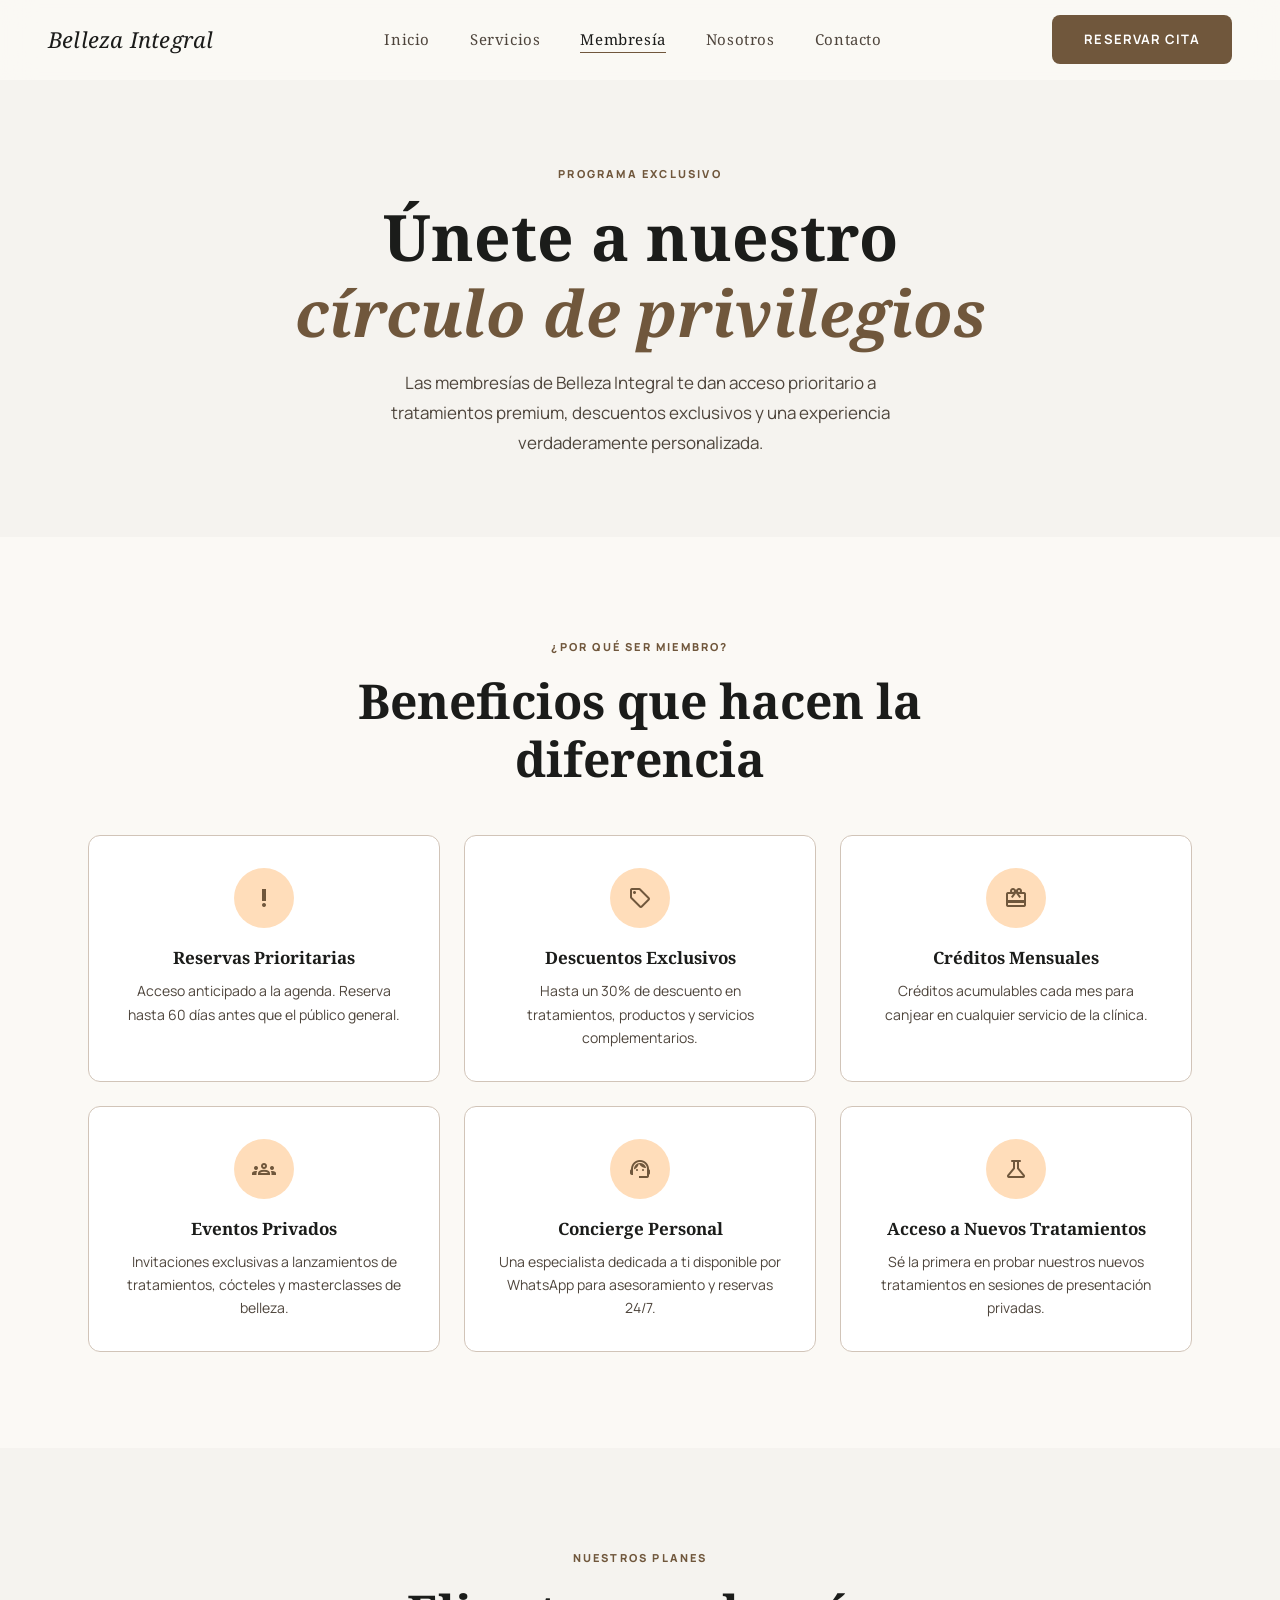
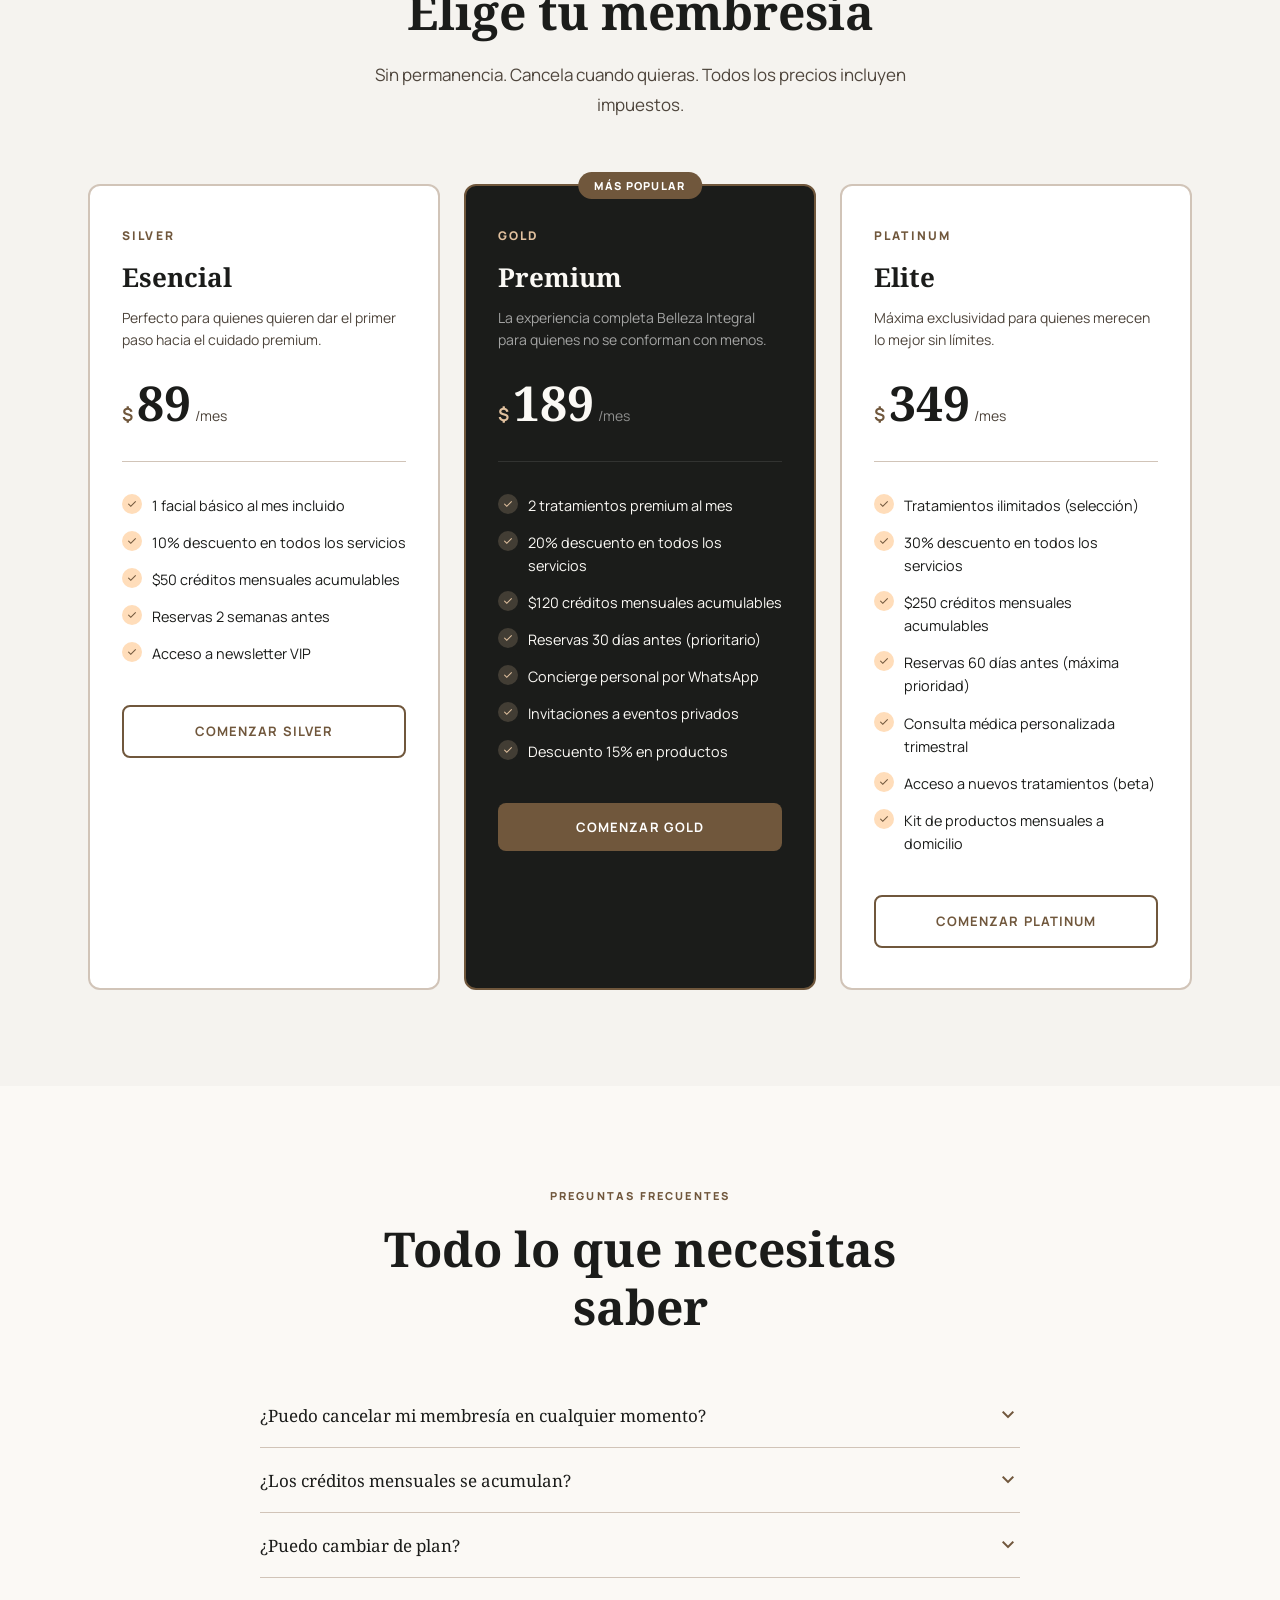
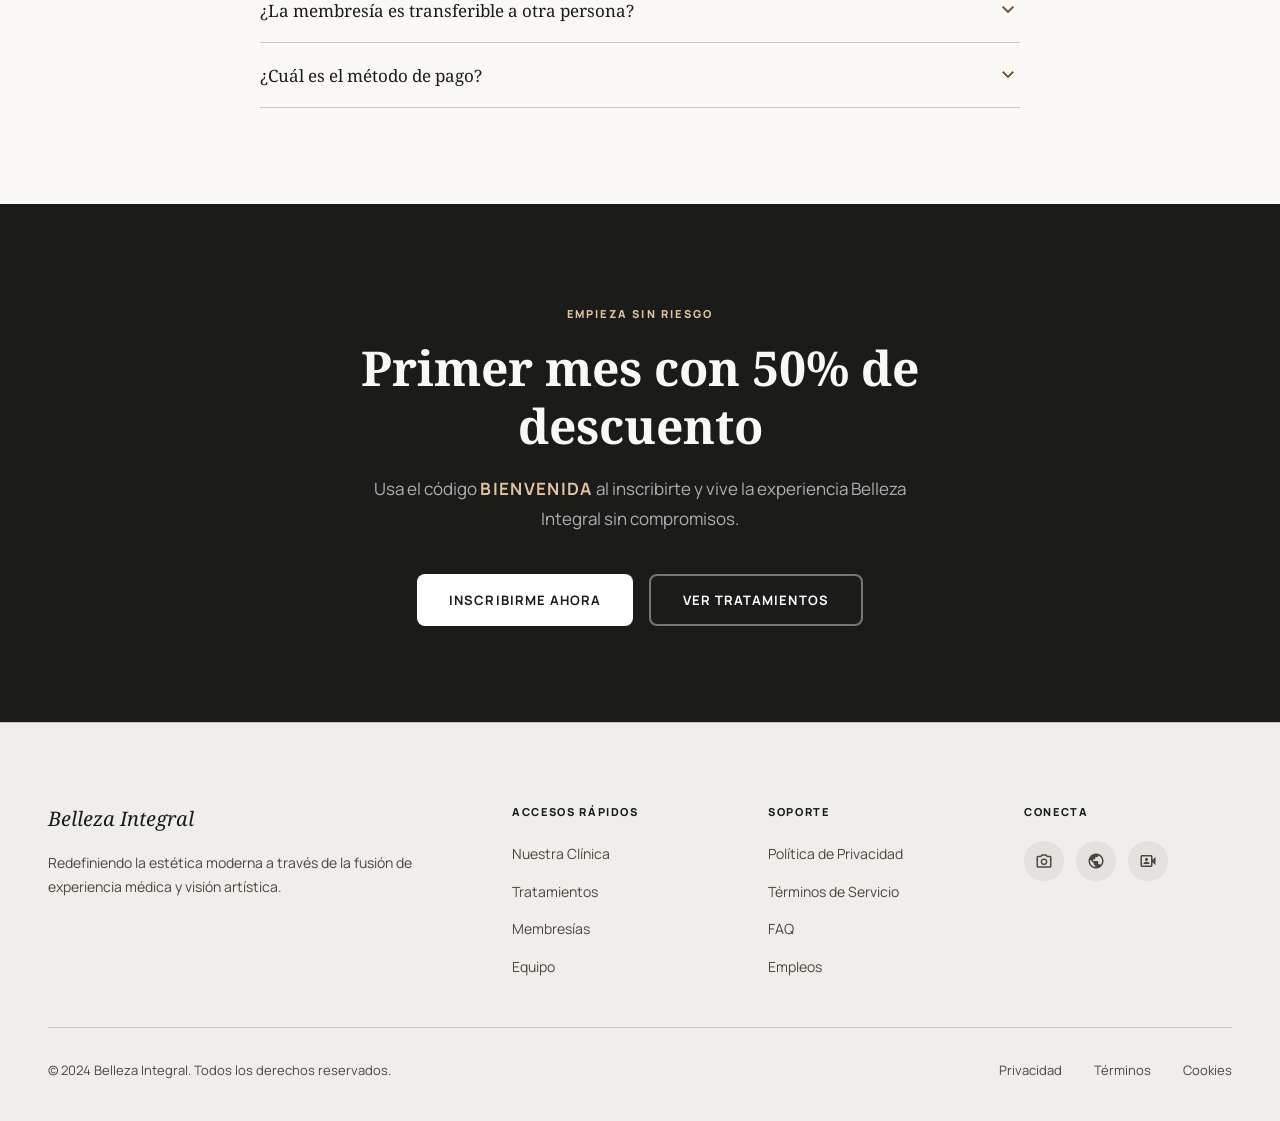
<file: membership.html>
<!DOCTYPE html>
<html lang="es">
<head>
  <meta charset="UTF-8"/>
  <meta name="viewport" content="width=device-width, initial-scale=1.0"/>
  <title>Membresía — Belleza Integral</title>
  <meta name="description" content="Únete a nuestro programa de membresía y disfruta de beneficios exclusivos en Belleza Integral."/>
  <link rel="preconnect" href="https://fonts.googleapis.com"/>
  <link rel="preconnect" href="https://fonts.gstatic.com" crossorigin/>
  <link href="https://fonts.googleapis.com/css2?family=Noto+Serif:ital,wght@0,400;0,700;1,400&family=Manrope:wght@300;400;600;800&display=swap" rel="stylesheet"/>
  <link href="https://fonts.googleapis.com/css2?family=Material+Symbols+Outlined:opsz,wght,FILL,GRAD@24,400,0,0" rel="stylesheet"/>
  <link rel="stylesheet" href="styles.css"/>
  <style>
    .faq { max-width: 760px; margin: 3rem auto 0; }
    .faq-item {
      border-bottom: 1px solid var(--clr-outline-var);
      padding: 1.25rem 0;
    }
    .faq-item__q {
      width: 100%;
      background: none;
      border: none;
      text-align: left;
      cursor: pointer;
      font-family: var(--ff-headline);
      font-size: 1.0625rem;
      color: var(--clr-on-surface);
      display: flex;
      justify-content: space-between;
      align-items: center;
      gap: 1rem;
      padding: 0;
    }
    .faq-item__q .material-symbols-outlined {
      transition: transform .3s ease;
      flex-shrink: 0;
      color: var(--clr-primary);
    }
    .faq-item.open .faq-item__q .material-symbols-outlined { transform: rotate(180deg); }
    .faq-item__a {
      font-size: .9375rem;
      color: var(--clr-on-surface-var);
      line-height: 1.75;
      max-height: 0;
      overflow: hidden;
      transition: max-height .35s ease, padding .3s ease;
    }
    .faq-item.open .faq-item__a { max-height: 300px; padding-top: .875rem; }

    .perks-grid {
      display: grid;
      grid-template-columns: repeat(3, 1fr);
      gap: 1.5rem;
      margin-top: 3rem;
    }
    .perk-card {
      background: var(--clr-surface-bright);
      border-radius: var(--radius-lg);
      padding: 2rem;
      text-align: center;
      border: 1px solid var(--clr-outline-var);
      transition: border-color var(--transition), transform var(--transition);
    }
    .perk-card:hover { border-color: var(--clr-primary); transform: translateY(-3px); }
    .perk-card__icon {
      width: 60px; height: 60px;
      border-radius: var(--radius-full);
      background: var(--clr-primary-fixed);
      color: var(--clr-primary);
      display: flex; align-items: center; justify-content: center;
      margin: 0 auto 1rem;
      font-size: 1.5rem;
    }
    .perk-card__title { font-family: var(--ff-headline); font-size: 1.0625rem; margin-bottom: .5rem; }
    .perk-card__text { font-size: .875rem; color: var(--clr-on-surface-var); line-height: 1.65; }

    @media (max-width: 768px) {
      .perks-grid { grid-template-columns: 1fr 1fr; }
    }
    @media (max-width: 480px) {
      .perks-grid { grid-template-columns: 1fr; }
    }
  </style>
</head>
<body>

<!-- ══ NAV ══════════════════════════════════ -->
<nav class="nav">
  <div class="nav__inner">
    <a href="index.html" class="nav__logo">Belleza Integral</a>
    <ul class="nav__links">
      <li><a href="index.html">Inicio</a></li>
      <li><a href="services.html">Servicios</a></li>
      <li><a href="membership.html">Membresía</a></li>
      <li><a href="about.html">Nosotros</a></li>
      <li><a href="contact.html">Contacto</a></li>
    </ul>
    <a href="contact.html" class="btn btn--primary nav__cta">Reservar Cita</a>
    <button class="nav__burger" aria-label="Abrir menú"><span></span><span></span><span></span></button>
  </div>
</nav>
<div class="nav__mobile">
  <a href="index.html">Inicio</a>
  <a href="services.html">Servicios</a>
  <a href="membership.html">Membresía</a>
  <a href="about.html">Nosotros</a>
  <a href="contact.html">Contacto</a>
  <a href="contact.html" class="btn btn--primary nav__cta">Reservar Cita</a>
</div>

<main>

<!-- ══ HERO ════════════════════════════════ -->
<section class="page-hero">
  <div class="container">
    <span class="eyebrow reveal">Programa Exclusivo</span>
    <h1 class="section-title reveal reveal-delay-1">
      Únete a nuestro<br/><em style="font-style:italic;color:var(--clr-primary)">círculo de privilegios</em>
    </h1>
    <p class="section-desc reveal reveal-delay-2" style="margin:0 auto; text-align:center">
      Las membresías de Belleza Integral te dan acceso prioritario a tratamientos premium, descuentos exclusivos y una experiencia verdaderamente personalizada.
    </p>
  </div>
</section>

<!-- ══ PERKS ════════════════════════════════ -->
<section class="section">
  <div class="container">
    <div class="reveal" style="text-align:center; max-width:600px; margin:0 auto">
      <span class="eyebrow">¿Por qué ser miembro?</span>
      <h2 class="section-title">Beneficios que hacen la diferencia</h2>
    </div>
    <div class="perks-grid">
      <div class="perk-card reveal reveal-delay-1">
        <div class="perk-card__icon"><span class="material-symbols-outlined">priority_high</span></div>
        <h3 class="perk-card__title">Reservas Prioritarias</h3>
        <p class="perk-card__text">Acceso anticipado a la agenda. Reserva hasta 60 días antes que el público general.</p>
      </div>
      <div class="perk-card reveal reveal-delay-2">
        <div class="perk-card__icon"><span class="material-symbols-outlined">local_offer</span></div>
        <h3 class="perk-card__title">Descuentos Exclusivos</h3>
        <p class="perk-card__text">Hasta un 30% de descuento en tratamientos, productos y servicios complementarios.</p>
      </div>
      <div class="perk-card reveal reveal-delay-3">
        <div class="perk-card__icon"><span class="material-symbols-outlined">card_giftcard</span></div>
        <h3 class="perk-card__title">Créditos Mensuales</h3>
        <p class="perk-card__text">Créditos acumulables cada mes para canjear en cualquier servicio de la clínica.</p>
      </div>
      <div class="perk-card reveal reveal-delay-1">
        <div class="perk-card__icon"><span class="material-symbols-outlined">groups</span></div>
        <h3 class="perk-card__title">Eventos Privados</h3>
        <p class="perk-card__text">Invitaciones exclusivas a lanzamientos de tratamientos, cócteles y masterclasses de belleza.</p>
      </div>
      <div class="perk-card reveal reveal-delay-2">
        <div class="perk-card__icon"><span class="material-symbols-outlined">support_agent</span></div>
        <h3 class="perk-card__title">Concierge Personal</h3>
        <p class="perk-card__text">Una especialista dedicada a ti disponible por WhatsApp para asesoramiento y reservas 24/7.</p>
      </div>
      <div class="perk-card reveal reveal-delay-3">
        <div class="perk-card__icon"><span class="material-symbols-outlined">science</span></div>
        <h3 class="perk-card__title">Acceso a Nuevos Tratamientos</h3>
        <p class="perk-card__text">Sé la primera en probar nuestros nuevos tratamientos en sesiones de presentación privadas.</p>
      </div>
    </div>
  </div>
</section>

<!-- ══ PLANS ════════════════════════════════ -->
<section class="section section--alt" aria-labelledby="plans-title">
  <div class="container">
    <div class="reveal" style="text-align:center; max-width:600px; margin:0 auto">
      <span class="eyebrow">Nuestros Planes</span>
      <h2 class="section-title" id="plans-title">Elige tu membresía</h2>
      <p class="section-desc" style="margin:0 auto; text-align:center">Sin permanencia. Cancela cuando quieras. Todos los precios incluyen impuestos.</p>
    </div>
    <div class="plans-grid">

      <!-- Silver -->
      <div class="plan-card reveal reveal-delay-1">
        <p class="plan-card__tier">Silver</p>
        <h3 class="plan-card__name">Esencial</h3>
        <p class="plan-card__tagline">Perfecto para quienes quieren dar el primer paso hacia el cuidado premium.</p>
        <div class="plan-card__price">
          <span class="plan-card__currency">$</span>
          <span class="plan-card__amount">89</span>
          <span class="plan-card__period">/mes</span>
        </div>
        <ul class="plan-card__features">
          <li class="plan-card__feature">
            <span class="plan-card__feature-icon"><span class="material-symbols-outlined" style="font-size:12px">check</span></span>
            1 facial básico al mes incluido
          </li>
          <li class="plan-card__feature">
            <span class="plan-card__feature-icon"><span class="material-symbols-outlined" style="font-size:12px">check</span></span>
            10% descuento en todos los servicios
          </li>
          <li class="plan-card__feature">
            <span class="plan-card__feature-icon"><span class="material-symbols-outlined" style="font-size:12px">check</span></span>
            $50 créditos mensuales acumulables
          </li>
          <li class="plan-card__feature">
            <span class="plan-card__feature-icon"><span class="material-symbols-outlined" style="font-size:12px">check</span></span>
            Reservas 2 semanas antes
          </li>
          <li class="plan-card__feature">
            <span class="plan-card__feature-icon"><span class="material-symbols-outlined" style="font-size:12px">check</span></span>
            Acceso a newsletter VIP
          </li>
        </ul>
        <a href="contact.html" class="btn btn--outline" style="width:100%; justify-content:center">Comenzar Silver</a>
      </div>

      <!-- Gold FEATURED -->
      <div class="plan-card plan-card--featured reveal reveal-delay-2">
        <div class="plan-card__badge">Más Popular</div>
        <p class="plan-card__tier">Gold</p>
        <h3 class="plan-card__name">Premium</h3>
        <p class="plan-card__tagline">La experiencia completa Belleza Integral para quienes no se conforman con menos.</p>
        <div class="plan-card__price">
          <span class="plan-card__currency">$</span>
          <span class="plan-card__amount">189</span>
          <span class="plan-card__period">/mes</span>
        </div>
        <ul class="plan-card__features">
          <li class="plan-card__feature">
            <span class="plan-card__feature-icon"><span class="material-symbols-outlined" style="font-size:12px">check</span></span>
            2 tratamientos premium al mes
          </li>
          <li class="plan-card__feature">
            <span class="plan-card__feature-icon"><span class="material-symbols-outlined" style="font-size:12px">check</span></span>
            20% descuento en todos los servicios
          </li>
          <li class="plan-card__feature">
            <span class="plan-card__feature-icon"><span class="material-symbols-outlined" style="font-size:12px">check</span></span>
            $120 créditos mensuales acumulables
          </li>
          <li class="plan-card__feature">
            <span class="plan-card__feature-icon"><span class="material-symbols-outlined" style="font-size:12px">check</span></span>
            Reservas 30 días antes (prioritario)
          </li>
          <li class="plan-card__feature">
            <span class="plan-card__feature-icon"><span class="material-symbols-outlined" style="font-size:12px">check</span></span>
            Concierge personal por WhatsApp
          </li>
          <li class="plan-card__feature">
            <span class="plan-card__feature-icon"><span class="material-symbols-outlined" style="font-size:12px">check</span></span>
            Invitaciones a eventos privados
          </li>
          <li class="plan-card__feature">
            <span class="plan-card__feature-icon"><span class="material-symbols-outlined" style="font-size:12px">check</span></span>
            Descuento 15% en productos
          </li>
        </ul>
        <a href="contact.html" class="btn btn--primary" style="width:100%; justify-content:center">Comenzar Gold</a>
      </div>

      <!-- Platinum -->
      <div class="plan-card reveal reveal-delay-3">
        <p class="plan-card__tier">Platinum</p>
        <h3 class="plan-card__name">Elite</h3>
        <p class="plan-card__tagline">Máxima exclusividad para quienes merecen lo mejor sin límites.</p>
        <div class="plan-card__price">
          <span class="plan-card__currency">$</span>
          <span class="plan-card__amount">349</span>
          <span class="plan-card__period">/mes</span>
        </div>
        <ul class="plan-card__features">
          <li class="plan-card__feature">
            <span class="plan-card__feature-icon"><span class="material-symbols-outlined" style="font-size:12px">check</span></span>
            Tratamientos ilimitados (selección)
          </li>
          <li class="plan-card__feature">
            <span class="plan-card__feature-icon"><span class="material-symbols-outlined" style="font-size:12px">check</span></span>
            30% descuento en todos los servicios
          </li>
          <li class="plan-card__feature">
            <span class="plan-card__feature-icon"><span class="material-symbols-outlined" style="font-size:12px">check</span></span>
            $250 créditos mensuales acumulables
          </li>
          <li class="plan-card__feature">
            <span class="plan-card__feature-icon"><span class="material-symbols-outlined" style="font-size:12px">check</span></span>
            Reservas 60 días antes (máxima prioridad)
          </li>
          <li class="plan-card__feature">
            <span class="plan-card__feature-icon"><span class="material-symbols-outlined" style="font-size:12px">check</span></span>
            Consulta médica personalizada trimestral
          </li>
          <li class="plan-card__feature">
            <span class="plan-card__feature-icon"><span class="material-symbols-outlined" style="font-size:12px">check</span></span>
            Acceso a nuevos tratamientos (beta)
          </li>
          <li class="plan-card__feature">
            <span class="plan-card__feature-icon"><span class="material-symbols-outlined" style="font-size:12px">check</span></span>
            Kit de productos mensuales a domicilio
          </li>
        </ul>
        <a href="contact.html" class="btn btn--outline" style="width:100%; justify-content:center">Comenzar Platinum</a>
      </div>
    </div>
  </div>
</section>

<!-- ══ FAQ ══════════════════════════════════ -->
<section class="section" aria-labelledby="faq-title">
  <div class="container">
    <div style="text-align:center; max-width:600px; margin:0 auto 1rem" class="reveal">
      <span class="eyebrow">Preguntas Frecuentes</span>
      <h2 class="section-title" id="faq-title">Todo lo que necesitas saber</h2>
    </div>
    <div class="faq reveal">
      <div class="faq-item">
        <button class="faq-item__q">
          ¿Puedo cancelar mi membresía en cualquier momento?
          <span class="material-symbols-outlined">expand_more</span>
        </button>
        <p class="faq-item__a">Sí, todas nuestras membresías son sin permanencia. Puedes cancelar en cualquier momento desde tu panel de cliente o contactando a tu concierge personal, con efecto al final del periodo de facturación vigente.</p>
      </div>
      <div class="faq-item">
        <button class="faq-item__q">
          ¿Los créditos mensuales se acumulan?
          <span class="material-symbols-outlined">expand_more</span>
        </button>
        <p class="faq-item__a">Los créditos no utilizados se acumulan hasta un máximo de 3 meses. Puedes usarlos en cualquier servicio de la clínica, incluyendo compras de productos de cuidado personal.</p>
      </div>
      <div class="faq-item">
        <button class="faq-item__q">
          ¿Puedo cambiar de plan?
          <span class="material-symbols-outlined">expand_more</span>
        </button>
        <p class="faq-item__a">Por supuesto. Puedes subir o bajar de categoría en cualquier momento. Los cambios a un plan superior aplican inmediatamente; los cambios a un plan inferior aplican al siguiente ciclo de facturación.</p>
      </div>
      <div class="faq-item">
        <button class="faq-item__q">
          ¿La membresía es transferible a otra persona?
          <span class="material-symbols-outlined">expand_more</span>
        </button>
        <p class="faq-item__a">Las membresías son personales e intransferibles. Sin embargo, los planes Gold y Platinum incluyen la posibilidad de añadir un acompañante con un 20% de descuento adicional en sus tratamientos.</p>
      </div>
      <div class="faq-item">
        <button class="faq-item__q">
          ¿Cuál es el método de pago?
          <span class="material-symbols-outlined">expand_more</span>
        </button>
        <p class="faq-item__a">Aceptamos tarjetas de crédito y débito (Visa, Mastercard, Amex). El cobro se realiza automáticamente el mismo día de cada mes. También puedes optar por pago anual con un 10% de descuento adicional.</p>
      </div>
    </div>
  </div>
</section>

<!-- ══ CTA ══════════════════════════════════ -->
<section class="cta-band">
  <div class="container" style="text-align:center">
    <span class="eyebrow" style="color:var(--clr-primary-dim)">Empieza sin riesgo</span>
    <h2 class="section-title">Primer mes con 50% de descuento</h2>
    <p class="section-desc">Usa el código <strong style="color:var(--clr-primary-dim); letter-spacing:.08em">BIENVENIDA</strong> al inscribirte y vive la experiencia Belleza Integral sin compromisos.</p>
    <div class="cta-band__actions">
      <a href="contact.html" class="btn btn--light">Inscribirme Ahora</a>
      <a href="services.html" class="btn btn--outline-light">Ver Tratamientos</a>
    </div>
  </div>
</section>

</main>

<footer class="footer" role="contentinfo">
  <div class="footer__grid">
    <div>
      <div class="footer__brand-name">Belleza Integral</div>
      <p class="footer__brand-desc">Redefiniendo la estética moderna a través de la fusión de experiencia médica y visión artística.</p>
    </div>
    <div>
      <p class="footer__col-title">Accesos Rápidos</p>
      <ul class="footer__links">
        <li><a href="about.html">Nuestra Clínica</a></li>
        <li><a href="services.html">Tratamientos</a></li>
        <li><a href="membership.html">Membresías</a></li>
        <li><a href="about.html">Equipo</a></li>
      </ul>
    </div>
    <div>
      <p class="footer__col-title">Soporte</p>
      <ul class="footer__links">
        <li><a href="#">Política de Privacidad</a></li>
        <li><a href="#">Términos de Servicio</a></li>
        <li><a href="#">FAQ</a></li>
        <li><a href="#">Empleos</a></li>
      </ul>
    </div>
    <div>
      <p class="footer__col-title">Conecta</p>
      <div class="footer__socials">
        <a href="#" class="footer__social" aria-label="Instagram"><span class="material-symbols-outlined" style="font-size:18px">photo_camera</span></a>
        <a href="#" class="footer__social" aria-label="Facebook"><span class="material-symbols-outlined" style="font-size:18px">public</span></a>
        <a href="#" class="footer__social" aria-label="TikTok"><span class="material-symbols-outlined" style="font-size:18px">video_camera_front</span></a>
      </div>
    </div>
  </div>
  <div class="footer__bottom">
    <p class="footer__copy">© 2024 Belleza Integral. Todos los derechos reservados.</p>
    <nav class="footer__legal"><a href="#">Privacidad</a><a href="#">Términos</a><a href="#">Cookies</a></nav>
  </div>
</footer>

<script src="script.js"></script>
<script>
  // FAQ accordion
  document.querySelectorAll('.faq-item__q').forEach(btn => {
    btn.addEventListener('click', () => {
      const item = btn.closest('.faq-item');
      const isOpen = item.classList.contains('open');
      document.querySelectorAll('.faq-item').forEach(i => i.classList.remove('open'));
      if (!isOpen) item.classList.add('open');
    });
  });
</script>
</body>
</html>
</file>
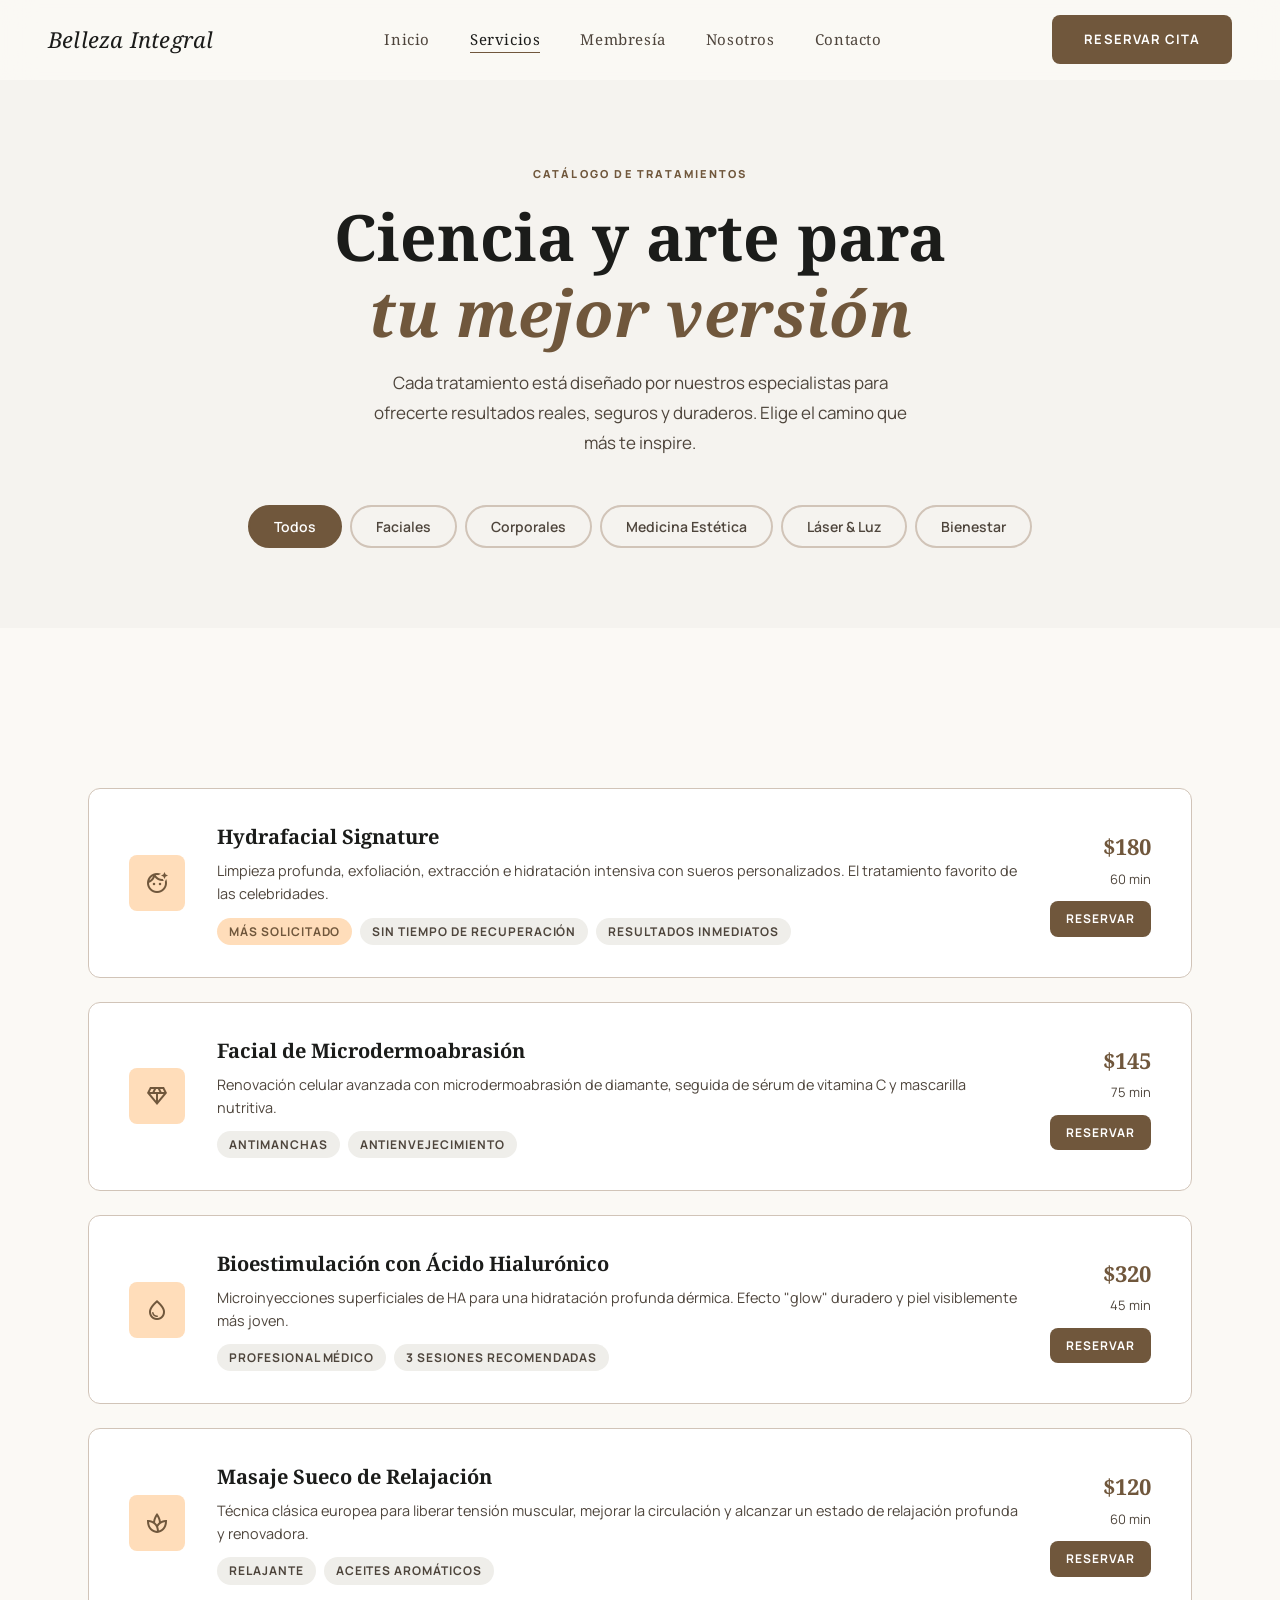
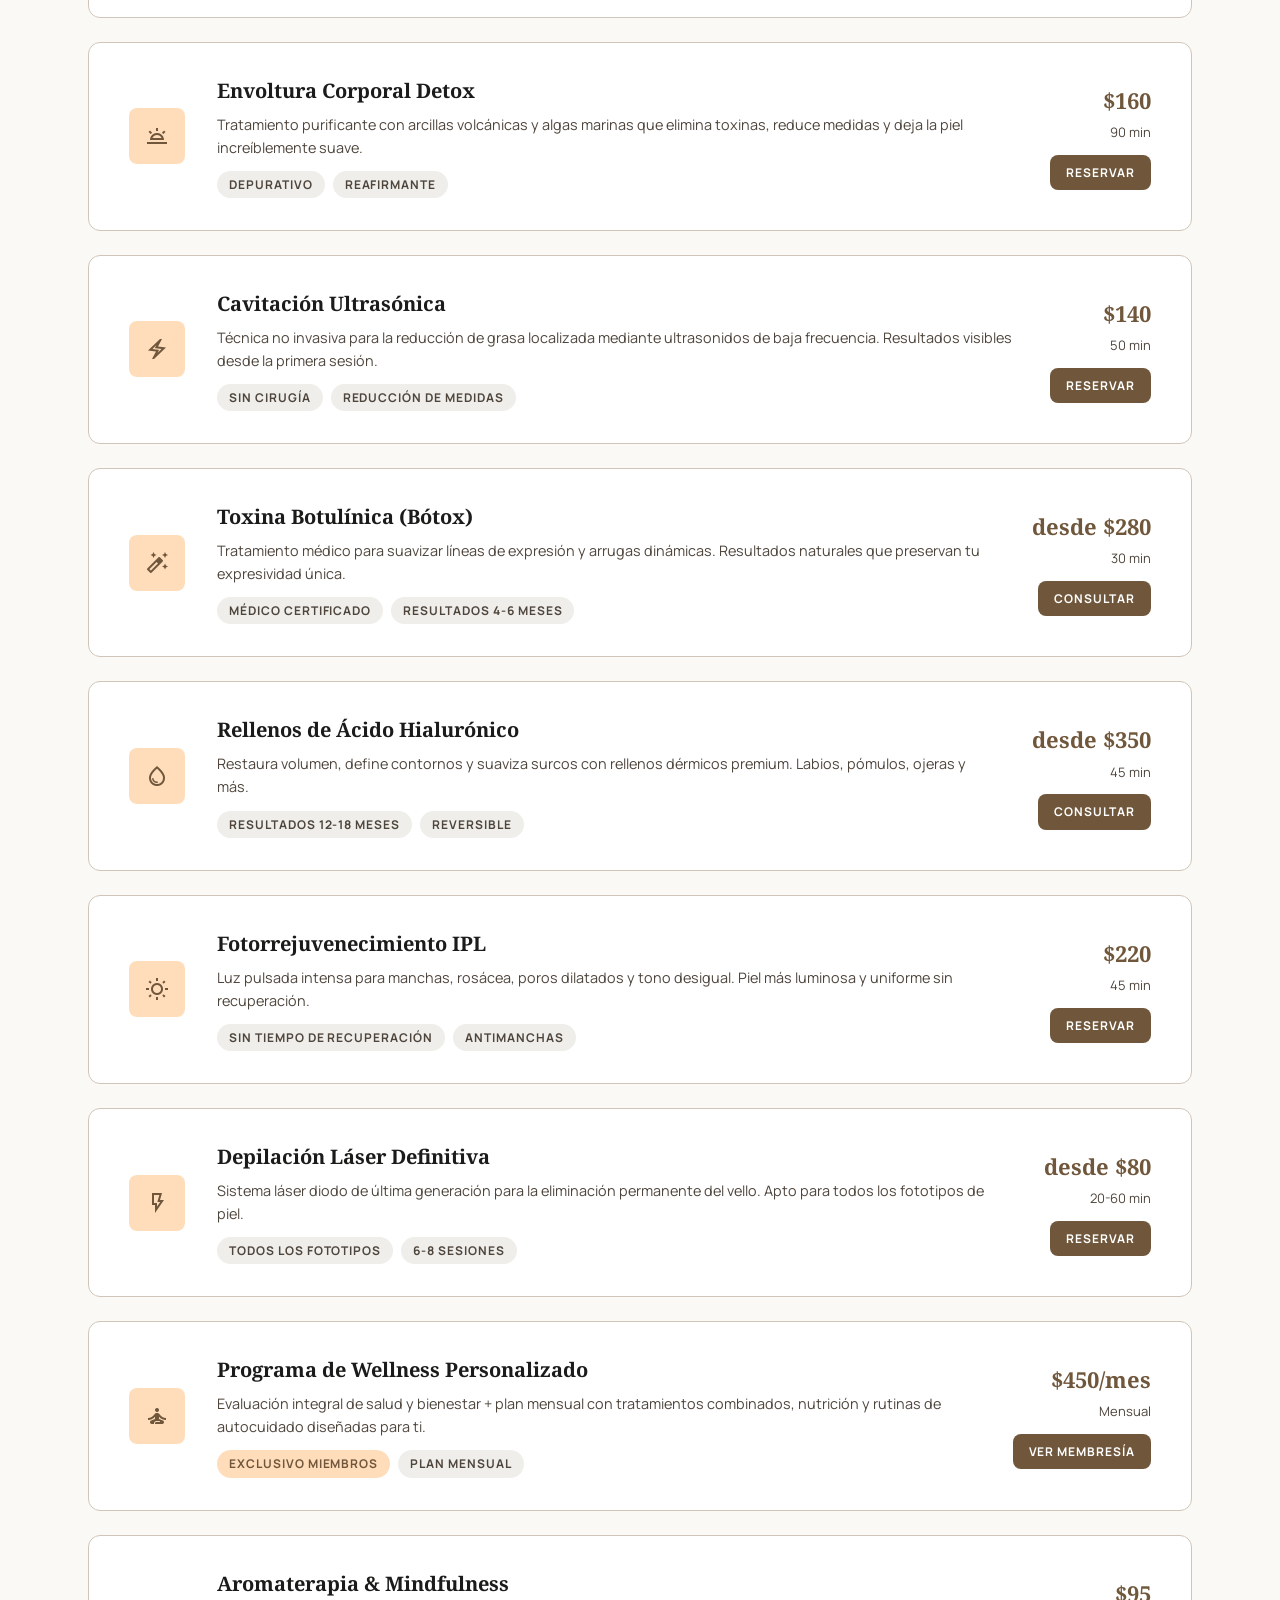
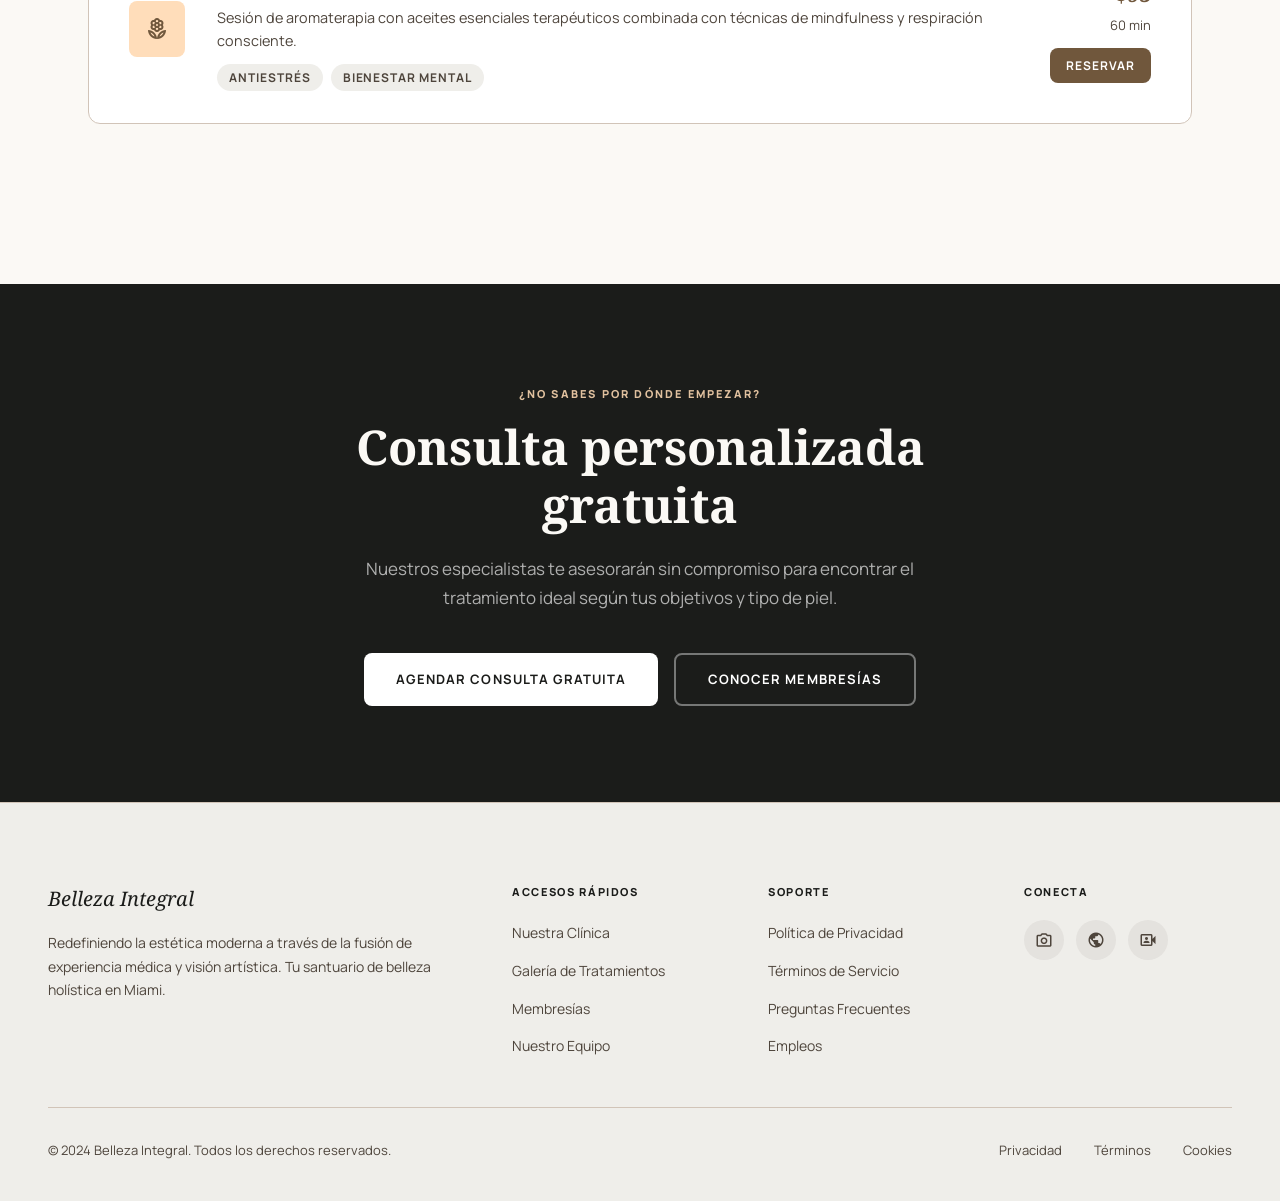
<file: services.html>
<!DOCTYPE html>
<html lang="es">
<head>
  <meta charset="UTF-8"/>
  <meta name="viewport" content="width=device-width, initial-scale=1.0"/>
  <title>Servicios — Belleza Integral</title>
  <meta name="description" content="Descubre nuestra gama completa de tratamientos estéticos y de bienestar en Belleza Integral."/>
  <link rel="preconnect" href="https://fonts.googleapis.com"/>
  <link rel="preconnect" href="https://fonts.gstatic.com" crossorigin/>
  <link href="https://fonts.googleapis.com/css2?family=Noto+Serif:ital,wght@0,400;0,700;1,400&family=Manrope:wght@300;400;600;800&display=swap" rel="stylesheet"/>
  <link href="https://fonts.googleapis.com/css2?family=Material+Symbols+Outlined:opsz,wght,FILL,GRAD@24,400,0,0" rel="stylesheet"/>
  <link rel="stylesheet" href="styles.css"/>
</head>
<body>

<!-- ══ NAV ══════════════════════════════════ -->
<nav class="nav" aria-label="Navegación principal">
  <div class="nav__inner">
    <a href="index.html" class="nav__logo">Belleza Integral</a>
    <ul class="nav__links" role="list">
      <li><a href="index.html">Inicio</a></li>
      <li><a href="services.html">Servicios</a></li>
      <li><a href="membership.html">Membresía</a></li>
      <li><a href="about.html">Nosotros</a></li>
      <li><a href="contact.html">Contacto</a></li>
    </ul>
    <a href="contact.html" class="btn btn--primary nav__cta">Reservar Cita</a>
    <button class="nav__burger" aria-label="Abrir menú" aria-expanded="false">
      <span></span><span></span><span></span>
    </button>
  </div>
</nav>
<div class="nav__mobile" role="navigation">
  <a href="index.html">Inicio</a>
  <a href="services.html">Servicios</a>
  <a href="membership.html">Membresía</a>
  <a href="about.html">Nosotros</a>
  <a href="contact.html">Contacto</a>
  <a href="contact.html" class="btn btn--primary nav__cta">Reservar Cita</a>
</div>

<main>

<!-- ══ PAGE HERO ════════════════════════════ -->
<section class="page-hero" aria-labelledby="services-hero-title">
  <div class="container">
    <span class="eyebrow reveal">Catálogo de Tratamientos</span>
    <h1 class="section-title reveal reveal-delay-1" id="services-hero-title">
      Ciencia y arte para<br/><em style="font-style:italic; color:var(--clr-primary)">tu mejor versión</em>
    </h1>
    <p class="section-desc reveal reveal-delay-2" style="margin:0 auto; text-align:center">
      Cada tratamiento está diseñado por nuestros especialistas para ofrecerte resultados reales, seguros y duraderos. Elige el camino que más te inspire.
    </p>

    <!-- Tabs filter -->
    <div class="services-tabs reveal reveal-delay-3" role="tablist" aria-label="Filtrar por categoría">
      <button class="services-tab active" data-filter="all" role="tab" aria-selected="true">Todos</button>
      <button class="services-tab" data-filter="facial" role="tab" aria-selected="false">Faciales</button>
      <button class="services-tab" data-filter="body" role="tab" aria-selected="false">Corporales</button>
      <button class="services-tab" data-filter="aesthetic" role="tab" aria-selected="false">Medicina Estética</button>
      <button class="services-tab" data-filter="laser" role="tab" aria-selected="false">Láser & Luz</button>
      <button class="services-tab" data-filter="wellness" role="tab" aria-selected="false">Bienestar</button>
    </div>
  </div>
</section>

<!-- ══ SERVICES LIST ═════════════════════════ -->
<section class="section" aria-label="Lista de servicios">
  <div class="services-list">

    <!-- FACIALES -->
    <article class="service-item reveal" data-category="facial">
      <div class="service-item__icon"><span class="material-symbols-outlined">face_retouching_natural</span></div>
      <div class="service-item__body">
        <h2 class="service-item__name">Hydrafacial Signature</h2>
        <p class="service-item__desc">Limpieza profunda, exfoliación, extracción e hidratación intensiva con sueros personalizados. El tratamiento favorito de las celebridades.</p>
        <div style="display:flex; gap:.5rem; margin-top:.75rem; flex-wrap:wrap">
          <span class="tag tag--primary">Más Solicitado</span>
          <span class="tag">Sin tiempo de recuperación</span>
          <span class="tag">Resultados inmediatos</span>
        </div>
      </div>
      <div class="service-item__meta">
        <div class="service-item__price">$180</div>
        <div class="service-item__duration">60 min</div>
        <a href="contact.html" class="btn btn--primary" style="margin-top:.75rem; padding:.5rem 1rem; font-size:.75rem">Reservar</a>
      </div>
    </article>

    <article class="service-item reveal" data-category="facial">
      <div class="service-item__icon"><span class="material-symbols-outlined">diamond</span></div>
      <div class="service-item__body">
        <h2 class="service-item__name">Facial de Microdermoabrasión</h2>
        <p class="service-item__desc">Renovación celular avanzada con microdermoabrasión de diamante, seguida de sérum de vitamina C y mascarilla nutritiva.</p>
        <div style="display:flex; gap:.5rem; margin-top:.75rem; flex-wrap:wrap">
          <span class="tag">Antimanchas</span>
          <span class="tag">Antienvejecimiento</span>
        </div>
      </div>
      <div class="service-item__meta">
        <div class="service-item__price">$145</div>
        <div class="service-item__duration">75 min</div>
        <a href="contact.html" class="btn btn--primary" style="margin-top:.75rem; padding:.5rem 1rem; font-size:.75rem">Reservar</a>
      </div>
    </article>

    <article class="service-item reveal" data-category="facial">
      <div class="service-item__icon"><span class="material-symbols-outlined">water_drop</span></div>
      <div class="service-item__body">
        <h2 class="service-item__name">Bioestimulación con Ácido Hialurónico</h2>
        <p class="service-item__desc">Microinyecciones superficiales de HA para una hidratación profunda dérmica. Efecto "glow" duradero y piel visiblemente más joven.</p>
        <div style="display:flex; gap:.5rem; margin-top:.75rem; flex-wrap:wrap">
          <span class="tag">Profesional médico</span>
          <span class="tag">3 sesiones recomendadas</span>
        </div>
      </div>
      <div class="service-item__meta">
        <div class="service-item__price">$320</div>
        <div class="service-item__duration">45 min</div>
        <a href="contact.html" class="btn btn--primary" style="margin-top:.75rem; padding:.5rem 1rem; font-size:.75rem">Reservar</a>
      </div>
    </article>

    <!-- CORPORALES -->
    <article class="service-item reveal" data-category="body">
      <div class="service-item__icon"><span class="material-symbols-outlined">spa</span></div>
      <div class="service-item__body">
        <h2 class="service-item__name">Masaje Sueco de Relajación</h2>
        <p class="service-item__desc">Técnica clásica europea para liberar tensión muscular, mejorar la circulación y alcanzar un estado de relajación profunda y renovadora.</p>
        <div style="display:flex; gap:.5rem; margin-top:.75rem; flex-wrap:wrap">
          <span class="tag">Relajante</span>
          <span class="tag">Aceites aromáticos</span>
        </div>
      </div>
      <div class="service-item__meta">
        <div class="service-item__price">$120</div>
        <div class="service-item__duration">60 min</div>
        <a href="contact.html" class="btn btn--primary" style="margin-top:.75rem; padding:.5rem 1rem; font-size:.75rem">Reservar</a>
      </div>
    </article>

    <article class="service-item reveal" data-category="body">
      <div class="service-item__icon"><span class="material-symbols-outlined">wb_twilight</span></div>
      <div class="service-item__body">
        <h2 class="service-item__name">Envoltura Corporal Detox</h2>
        <p class="service-item__desc">Tratamiento purificante con arcillas volcánicas y algas marinas que elimina toxinas, reduce medidas y deja la piel increíblemente suave.</p>
        <div style="display:flex; gap:.5rem; margin-top:.75rem; flex-wrap:wrap">
          <span class="tag">Depurativo</span>
          <span class="tag">Reafirmante</span>
        </div>
      </div>
      <div class="service-item__meta">
        <div class="service-item__price">$160</div>
        <div class="service-item__duration">90 min</div>
        <a href="contact.html" class="btn btn--primary" style="margin-top:.75rem; padding:.5rem 1rem; font-size:.75rem">Reservar</a>
      </div>
    </article>

    <article class="service-item reveal" data-category="body">
      <div class="service-item__icon"><span class="material-symbols-outlined">electric_bolt</span></div>
      <div class="service-item__body">
        <h2 class="service-item__name">Cavitación Ultrasónica</h2>
        <p class="service-item__desc">Técnica no invasiva para la reducción de grasa localizada mediante ultrasonidos de baja frecuencia. Resultados visibles desde la primera sesión.</p>
        <div style="display:flex; gap:.5rem; margin-top:.75rem; flex-wrap:wrap">
          <span class="tag">Sin cirugía</span>
          <span class="tag">Reducción de medidas</span>
        </div>
      </div>
      <div class="service-item__meta">
        <div class="service-item__price">$140</div>
        <div class="service-item__duration">50 min</div>
        <a href="contact.html" class="btn btn--primary" style="margin-top:.75rem; padding:.5rem 1rem; font-size:.75rem">Reservar</a>
      </div>
    </article>

    <!-- MEDICINA ESTÉTICA -->
    <article class="service-item reveal" data-category="aesthetic">
      <div class="service-item__icon"><span class="material-symbols-outlined">auto_fix_high</span></div>
      <div class="service-item__body">
        <h2 class="service-item__name">Toxina Botulínica (Bótox)</h2>
        <p class="service-item__desc">Tratamiento médico para suavizar líneas de expresión y arrugas dinámicas. Resultados naturales que preservan tu expresividad única.</p>
        <div style="display:flex; gap:.5rem; margin-top:.75rem; flex-wrap:wrap">
          <span class="tag">Médico certificado</span>
          <span class="tag">Resultados 4-6 meses</span>
        </div>
      </div>
      <div class="service-item__meta">
        <div class="service-item__price">desde $280</div>
        <div class="service-item__duration">30 min</div>
        <a href="contact.html" class="btn btn--primary" style="margin-top:.75rem; padding:.5rem 1rem; font-size:.75rem">Consultar</a>
      </div>
    </article>

    <article class="service-item reveal" data-category="aesthetic">
      <div class="service-item__icon"><span class="material-symbols-outlined">water_drop</span></div>
      <div class="service-item__body">
        <h2 class="service-item__name">Rellenos de Ácido Hialurónico</h2>
        <p class="service-item__desc">Restaura volumen, define contornos y suaviza surcos con rellenos dérmicos premium. Labios, pómulos, ojeras y más.</p>
        <div style="display:flex; gap:.5rem; margin-top:.75rem; flex-wrap:wrap">
          <span class="tag">Resultados 12-18 meses</span>
          <span class="tag">Reversible</span>
        </div>
      </div>
      <div class="service-item__meta">
        <div class="service-item__price">desde $350</div>
        <div class="service-item__duration">45 min</div>
        <a href="contact.html" class="btn btn--primary" style="margin-top:.75rem; padding:.5rem 1rem; font-size:.75rem">Consultar</a>
      </div>
    </article>

    <!-- LÁSER -->
    <article class="service-item reveal" data-category="laser">
      <div class="service-item__icon"><span class="material-symbols-outlined">wb_sunny</span></div>
      <div class="service-item__body">
        <h2 class="service-item__name">Fotorrejuvenecimiento IPL</h2>
        <p class="service-item__desc">Luz pulsada intensa para manchas, rosácea, poros dilatados y tono desigual. Piel más luminosa y uniforme sin recuperación.</p>
        <div style="display:flex; gap:.5rem; margin-top:.75rem; flex-wrap:wrap">
          <span class="tag">Sin tiempo de recuperación</span>
          <span class="tag">Antimanchas</span>
        </div>
      </div>
      <div class="service-item__meta">
        <div class="service-item__price">$220</div>
        <div class="service-item__duration">45 min</div>
        <a href="contact.html" class="btn btn--primary" style="margin-top:.75rem; padding:.5rem 1rem; font-size:.75rem">Reservar</a>
      </div>
    </article>

    <article class="service-item reveal" data-category="laser">
      <div class="service-item__icon"><span class="material-symbols-outlined">flash_on</span></div>
      <div class="service-item__body">
        <h2 class="service-item__name">Depilación Láser Definitiva</h2>
        <p class="service-item__desc">Sistema láser diodo de última generación para la eliminación permanente del vello. Apto para todos los fototipos de piel.</p>
        <div style="display:flex; gap:.5rem; margin-top:.75rem; flex-wrap:wrap">
          <span class="tag">Todos los fototipos</span>
          <span class="tag">6-8 sesiones</span>
        </div>
      </div>
      <div class="service-item__meta">
        <div class="service-item__price">desde $80</div>
        <div class="service-item__duration">20-60 min</div>
        <a href="contact.html" class="btn btn--primary" style="margin-top:.75rem; padding:.5rem 1rem; font-size:.75rem">Reservar</a>
      </div>
    </article>

    <!-- BIENESTAR -->
    <article class="service-item reveal" data-category="wellness">
      <div class="service-item__icon"><span class="material-symbols-outlined">self_improvement</span></div>
      <div class="service-item__body">
        <h2 class="service-item__name">Programa de Wellness Personalizado</h2>
        <p class="service-item__desc">Evaluación integral de salud y bienestar + plan mensual con tratamientos combinados, nutrición y rutinas de autocuidado diseñadas para ti.</p>
        <div style="display:flex; gap:.5rem; margin-top:.75rem; flex-wrap:wrap">
          <span class="tag tag--primary">Exclusivo miembros</span>
          <span class="tag">Plan mensual</span>
        </div>
      </div>
      <div class="service-item__meta">
        <div class="service-item__price">$450/mes</div>
        <div class="service-item__duration">Mensual</div>
        <a href="membership.html" class="btn btn--primary" style="margin-top:.75rem; padding:.5rem 1rem; font-size:.75rem">Ver membresía</a>
      </div>
    </article>

    <article class="service-item reveal" data-category="wellness">
      <div class="service-item__icon"><span class="material-symbols-outlined">local_florist</span></div>
      <div class="service-item__body">
        <h2 class="service-item__name">Aromaterapia & Mindfulness</h2>
        <p class="service-item__desc">Sesión de aromaterapia con aceites esenciales terapéuticos combinada con técnicas de mindfulness y respiración consciente.</p>
        <div style="display:flex; gap:.5rem; margin-top:.75rem; flex-wrap:wrap">
          <span class="tag">Antiestrés</span>
          <span class="tag">Bienestar mental</span>
        </div>
      </div>
      <div class="service-item__meta">
        <div class="service-item__price">$95</div>
        <div class="service-item__duration">60 min</div>
        <a href="contact.html" class="btn btn--primary" style="margin-top:.75rem; padding:.5rem 1rem; font-size:.75rem">Reservar</a>
      </div>
    </article>

  </div>
</section>

<!-- ══ CTA BAND ══════════════════════════════ -->
<section class="cta-band">
  <div class="container" style="text-align:center">
    <span class="eyebrow" style="color:var(--clr-primary-dim)">¿No sabes por dónde empezar?</span>
    <h2 class="section-title">Consulta personalizada gratuita</h2>
    <p class="section-desc">Nuestros especialistas te asesorarán sin compromiso para encontrar el tratamiento ideal según tus objetivos y tipo de piel.</p>
    <div class="cta-band__actions">
      <a href="contact.html" class="btn btn--light">Agendar Consulta Gratuita</a>
      <a href="membership.html" class="btn btn--outline-light">Conocer Membresías</a>
    </div>
  </div>
</section>

</main>

<!-- ══ FOOTER ════════════════════════════════ -->
<footer class="footer" role="contentinfo">
  <div class="footer__grid">
    <div>
      <div class="footer__brand-name">Belleza Integral</div>
      <p class="footer__brand-desc">Redefiniendo la estética moderna a través de la fusión de experiencia médica y visión artística. Tu santuario de belleza holística en Miami.</p>
    </div>
    <div>
      <p class="footer__col-title">Accesos Rápidos</p>
      <ul class="footer__links">
        <li><a href="about.html">Nuestra Clínica</a></li>
        <li><a href="services.html">Galería de Tratamientos</a></li>
        <li><a href="membership.html">Membresías</a></li>
        <li><a href="about.html">Nuestro Equipo</a></li>
      </ul>
    </div>
    <div>
      <p class="footer__col-title">Soporte</p>
      <ul class="footer__links">
        <li><a href="#">Política de Privacidad</a></li>
        <li><a href="#">Términos de Servicio</a></li>
        <li><a href="#">Preguntas Frecuentes</a></li>
        <li><a href="#">Empleos</a></li>
      </ul>
    </div>
    <div>
      <p class="footer__col-title">Conecta</p>
      <div class="footer__socials">
        <a href="#" class="footer__social" aria-label="Instagram"><span class="material-symbols-outlined" style="font-size:18px">photo_camera</span></a>
        <a href="#" class="footer__social" aria-label="Facebook"><span class="material-symbols-outlined" style="font-size:18px">public</span></a>
        <a href="#" class="footer__social" aria-label="TikTok"><span class="material-symbols-outlined" style="font-size:18px">video_camera_front</span></a>
      </div>
    </div>
  </div>
  <div class="footer__bottom">
    <p class="footer__copy">© 2024 Belleza Integral. Todos los derechos reservados.</p>
    <nav class="footer__legal"><a href="#">Privacidad</a><a href="#">Términos</a><a href="#">Cookies</a></nav>
  </div>
</footer>

<script src="script.js"></script>
</body>
</html>
</file>
<file: styles.css>
/* ============================================
   BELLEZA INTEGRAL — Global Styles
   HTML5 · CSS3 · Vanilla JS
   ============================================ */

@import url('https://fonts.googleapis.com/css2?family=Noto+Serif:ital,wght@0,400;0,700;1,400&family=Manrope:wght@300;400;600;800&display=swap');
@import url('https://fonts.googleapis.com/css2?family=Material+Symbols+Outlined:opsz,wght,FILL,GRAD@20..48,100..700,0..1,-50..200');

/* ── Variables ─────────────────────────────── */
:root {
  --clr-primary:          #70573c;
  --clr-primary-light:    #8a7053;
  --clr-primary-dim:      #e1c19f;
  --clr-primary-fixed:    #ffddba;
  --clr-secondary:        #6b5c4c;
  --clr-tertiary:         #74554b;
  --clr-bg:               #fbf9f5;
  --clr-surface:          #fbf9f5;
  --clr-surface-low:      #f5f3ef;
  --clr-surface-container:#efeeea;
  --clr-surface-high:     #eae8e4;
  --clr-surface-highest:  #e4e2de;
  --clr-surface-bright:   #ffffff;
  --clr-on-surface:       #1b1c1a;
  --clr-on-surface-var:   #4e453c;
  --clr-on-primary:       #ffffff;
  --clr-outline:          #80756b;
  --clr-outline-var:      #d1c4b8;
  --clr-error:            #ba1a1a;

  --ff-headline: 'Noto Serif', Georgia, serif;
  --ff-body:     'Manrope', system-ui, sans-serif;

  --radius-sm:   0.25rem;
  --radius-md:   0.5rem;
  --radius-lg:   0.75rem;
  --radius-full: 9999px;

  --shadow-sm:  0 1px 3px rgba(0,0,0,.08);
  --shadow-md:  0 4px 16px rgba(0,0,0,.10);
  --shadow-lg:  0 12px 40px rgba(0,0,0,.14);

  --transition: 0.3s ease;
  --nav-height: 80px;
}

/* ── Reset ─────────────────────────────────── */
*, *::before, *::after { box-sizing: border-box; margin: 0; padding: 0; }
html { scroll-behavior: smooth; }
body {
  font-family: var(--ff-body);
  background: var(--clr-bg);
  color: var(--clr-on-surface);
  line-height: 1.6;
  -webkit-font-smoothing: antialiased;
}
img { display: block; width: 100%; height: 100%; object-fit: cover; }
a { text-decoration: none; color: inherit; }
ul { list-style: none; }
button, input, select, textarea { font-family: inherit; font-size: inherit; }

/* ── Material Icons ─────────────────────────── */
.material-symbols-outlined {
  font-family: 'Material Symbols Outlined';
  font-weight: normal;
  font-style: normal;
  font-size: 24px;
  line-height: 1;
  letter-spacing: normal;
  text-transform: none;
  display: inline-block;
  white-space: nowrap;
  word-wrap: normal;
  direction: ltr;
  font-variation-settings: 'FILL' 0, 'wght' 400, 'GRAD' 0, 'opsz' 24;
  vertical-align: middle;
}
.icon-filled { font-variation-settings: 'FILL' 1, 'wght' 400, 'GRAD' 0, 'opsz' 24; }

/* ============================================
   NAVIGATION
   ============================================ */
.nav {
  position: fixed;
  top: 0; left: 0; right: 0;
  z-index: 1000;
  height: var(--nav-height);
  background: rgba(251,249,245,.85);
  backdrop-filter: blur(16px);
  -webkit-backdrop-filter: blur(16px);
  border-bottom: 1px solid transparent;
  transition: border-color var(--transition), background var(--transition);
}
.nav.scrolled {
  border-color: var(--clr-outline-var);
  background: rgba(251,249,245,.97);
}
.nav__inner {
  max-width: 1400px;
  margin: 0 auto;
  padding: 0 3rem;
  height: 100%;
  display: flex;
  align-items: center;
  justify-content: space-between;
  gap: 2rem;
}
.nav__logo {
  font-family: var(--ff-headline);
  font-size: 1.375rem;
  font-style: italic;
  color: var(--clr-on-surface);
  letter-spacing: 0.01em;
  white-space: nowrap;
}
.nav__links {
  display: flex;
  align-items: center;
  gap: 2.5rem;
}
.nav__links a {
  font-family: var(--ff-headline);
  font-size: 0.9375rem;
  color: var(--clr-on-surface-var);
  letter-spacing: 0.04em;
  position: relative;
  transition: color var(--transition);
}
.nav__links a::after {
  content: '';
  position: absolute;
  bottom: -4px; left: 0;
  width: 0; height: 1px;
  background: var(--clr-primary);
  transition: width var(--transition);
}
.nav__links a:hover, .nav__links a.active { color: var(--clr-on-surface); }
.nav__links a:hover::after, .nav__links a.active::after { width: 100%; }
.nav__cta {
  background: var(--clr-primary);
  color: var(--clr-on-primary);
  border: none;
  padding: 0.7rem 1.75rem;
  border-radius: var(--radius-md);
  font-weight: 600;
  font-size: 0.8125rem;
  letter-spacing: 0.06em;
  text-transform: uppercase;
  cursor: pointer;
  white-space: nowrap;
  transition: transform var(--transition), background var(--transition), box-shadow var(--transition);
}
.nav__cta:hover {
  background: var(--clr-primary-light);
  transform: translateY(-1px);
  box-shadow: var(--shadow-md);
}

/* Hamburger */
.nav__burger {
  display: none;
  flex-direction: column;
  gap: 5px;
  background: none;
  border: none;
  cursor: pointer;
  padding: 6px;
}
.nav__burger span {
  display: block;
  width: 24px;
  height: 2px;
  background: var(--clr-on-surface);
  border-radius: 2px;
  transition: transform var(--transition), opacity var(--transition);
}
.nav__burger.open span:nth-child(1) { transform: translateY(7px) rotate(45deg); }
.nav__burger.open span:nth-child(2) { opacity: 0; }
.nav__burger.open span:nth-child(3) { transform: translateY(-7px) rotate(-45deg); }

/* Mobile menu */
.nav__mobile {
  display: none;
  position: fixed;
  top: var(--nav-height);
  left: 0; right: 0;
  background: var(--clr-surface-bright);
  border-bottom: 1px solid var(--clr-outline-var);
  padding: 2rem;
  flex-direction: column;
  gap: 1.5rem;
  z-index: 999;
  transform: translateY(-10px);
  opacity: 0;
  transition: transform var(--transition), opacity var(--transition);
}
.nav__mobile.open {
  display: flex;
  transform: translateY(0);
  opacity: 1;
}
.nav__mobile a {
  font-family: var(--ff-headline);
  font-size: 1.125rem;
  color: var(--clr-on-surface-var);
  padding: 0.5rem 0;
  border-bottom: 1px solid var(--clr-outline-var);
  transition: color var(--transition);
}
.nav__mobile a:hover, .nav__mobile a.active { color: var(--clr-primary); }
.nav__mobile .nav__cta { width: 100%; text-align: center; margin-top: 0.5rem; }

/* ============================================
   FOOTER
   ============================================ */
.footer {
  background: var(--clr-surface-container);
  border-top: 1px solid var(--clr-outline-var);
  padding: 5rem 3rem 2.5rem;
}
.footer__grid {
  max-width: 1200px;
  margin: 0 auto 3rem;
  display: grid;
  grid-template-columns: 2fr 1fr 1fr 1fr;
  gap: 3rem;
}
.footer__brand-name {
  font-family: var(--ff-headline);
  font-size: 1.25rem;
  font-style: italic;
  margin-bottom: 1rem;
}
.footer__brand-desc {
  font-size: 0.875rem;
  color: var(--clr-on-surface-var);
  line-height: 1.7;
}
.footer__col-title {
  font-size: 0.6875rem;
  font-weight: 800;
  letter-spacing: 0.15em;
  text-transform: uppercase;
  color: var(--clr-on-surface);
  margin-bottom: 1.25rem;
}
.footer__links { display: flex; flex-direction: column; gap: 0.75rem; }
.footer__links a {
  font-size: 0.875rem;
  color: var(--clr-on-surface-var);
  transition: color var(--transition);
}
.footer__links a:hover { color: var(--clr-primary); }
.footer__socials { display: flex; gap: 0.75rem; }
.footer__social {
  width: 40px; height: 40px;
  border-radius: var(--radius-full);
  background: var(--clr-surface-highest);
  display: flex; align-items: center; justify-content: center;
  color: var(--clr-on-surface-var);
  transition: background var(--transition), color var(--transition), transform var(--transition);
  font-size: 1.1rem;
}
.footer__social:hover {
  background: var(--clr-primary);
  color: var(--clr-on-primary);
  transform: translateY(-2px);
}
.footer__bottom {
  max-width: 1200px;
  margin: 0 auto;
  padding-top: 2rem;
  border-top: 1px solid var(--clr-outline-var);
  display: flex;
  justify-content: space-between;
  align-items: center;
  gap: 1rem;
  flex-wrap: wrap;
}
.footer__copy, .footer__legal a {
  font-size: 0.8125rem;
  color: var(--clr-on-surface-var);
}
.footer__legal { display: flex; gap: 2rem; }
.footer__legal a:hover { color: var(--clr-primary); }

/* ============================================
   SHARED COMPONENTS
   ============================================ */
.container {
  max-width: 1200px;
  margin: 0 auto;
  padding: 0 3rem;
}
.section { padding: 6rem 0; }
.section--alt { background: var(--clr-surface-low); }
.section--dark {
  background: var(--clr-on-surface);
  color: var(--clr-surface);
}

.eyebrow {
  display: inline-block;
  font-size: 0.6875rem;
  font-weight: 800;
  letter-spacing: 0.2em;
  text-transform: uppercase;
  color: var(--clr-primary);
  margin-bottom: 1rem;
}
.section-title {
  font-family: var(--ff-headline);
  font-size: clamp(2rem, 4vw, 3rem);
  line-height: 1.2;
  margin-bottom: 1.25rem;
}
.section-desc {
  font-size: 1.0625rem;
  color: var(--clr-on-surface-var);
  max-width: 560px;
  line-height: 1.75;
}

/* Btn variants */
.btn {
  display: inline-flex;
  align-items: center;
  gap: 0.5rem;
  padding: 0.875rem 2rem;
  border-radius: var(--radius-md);
  font-weight: 700;
  font-size: 0.8125rem;
  letter-spacing: 0.08em;
  text-transform: uppercase;
  border: none;
  cursor: pointer;
  transition: transform var(--transition), box-shadow var(--transition), background var(--transition);
}
.btn:hover { transform: translateY(-2px); box-shadow: var(--shadow-md); }
.btn--primary { background: var(--clr-primary); color: var(--clr-on-primary); }
.btn--primary:hover { background: var(--clr-primary-light); }
.btn--outline {
  background: transparent;
  color: var(--clr-primary);
  border: 2px solid var(--clr-primary);
}
.btn--outline:hover { background: var(--clr-primary); color: var(--clr-on-primary); }
.btn--ghost {
  background: transparent;
  color: var(--clr-on-surface);
  border: 2px solid var(--clr-outline-var);
}
.btn--ghost:hover { border-color: var(--clr-primary); color: var(--clr-primary); }

/* Card */
.card {
  background: var(--clr-surface-bright);
  border-radius: var(--radius-lg);
  overflow: hidden;
  box-shadow: var(--shadow-sm);
  transition: transform var(--transition), box-shadow var(--transition);
}
.card:hover { transform: translateY(-4px); box-shadow: var(--shadow-lg); }

/* Form fields */
.field { display: flex; flex-direction: column; gap: 0.5rem; }
.field label {
  font-size: 0.8125rem;
  font-weight: 600;
  color: var(--clr-on-surface-var);
  letter-spacing: 0.04em;
}
.field input,
.field select,
.field textarea {
  background: var(--clr-surface-highest);
  border: none;
  border-bottom: 2px solid var(--clr-outline-var);
  border-radius: var(--radius-sm) var(--radius-sm) 0 0;
  padding: 1rem;
  color: var(--clr-on-surface);
  outline: none;
  transition: border-color var(--transition), background var(--transition);
  width: 100%;
}
.field input:focus,
.field select:focus,
.field textarea:focus {
  border-bottom-color: var(--clr-primary);
  background: var(--clr-surface-container);
}
.field textarea { resize: vertical; min-height: 120px; }

/* Tag/badge */
.tag {
  display: inline-block;
  padding: 0.25rem 0.75rem;
  border-radius: var(--radius-full);
  font-size: 0.75rem;
  font-weight: 700;
  letter-spacing: 0.08em;
  text-transform: uppercase;
  background: var(--clr-surface-container);
  color: var(--clr-on-surface-var);
}
.tag--primary { background: var(--clr-primary-fixed); color: var(--clr-primary); }

/* Divider */
.divider {
  width: 48px; height: 3px;
  background: var(--clr-primary);
  border-radius: var(--radius-full);
  margin: 1.25rem 0;
}

/* ── Page transition fade ─── */
.page-enter {
  animation: pageFadeIn 0.5s ease forwards;
}
@keyframes pageFadeIn {
  from { opacity: 0; transform: translateY(12px); }
  to   { opacity: 1; transform: translateY(0); }
}

/* ── Reveal on scroll ─── */
.reveal {
  opacity: 0;
  transform: translateY(24px);
  transition: opacity 0.65s ease, transform 0.65s ease;
}
.reveal.visible {
  opacity: 1;
  transform: translateY(0);
}
.reveal-delay-1 { transition-delay: 0.1s; }
.reveal-delay-2 { transition-delay: 0.2s; }
.reveal-delay-3 { transition-delay: 0.3s; }
.reveal-delay-4 { transition-delay: 0.4s; }

/* ============================================
   HOME PAGE
   ============================================ */
/* Hero */
.hero {
  min-height: 100vh;
  display: flex;
  align-items: center;
  padding-top: var(--nav-height);
  overflow: hidden;
  position: relative;
}
.hero__bg {
  position: absolute;
  inset: 0;
  background: radial-gradient(ellipse at 70% 40%, rgba(225,193,159,.25) 0%, transparent 60%),
              radial-gradient(ellipse at 20% 80%, rgba(112,87,60,.08) 0%, transparent 50%);
  pointer-events: none;
}
.hero__inner {
  max-width: 1200px;
  margin: 0 auto;
  padding: 4rem 3rem;
  display: grid;
  grid-template-columns: 6fr 5fr;
  gap: 5rem;
  align-items: center;
  width: 100%;
}
.hero__eyebrow { color: var(--clr-primary); }
.hero__title {
  font-family: var(--ff-headline);
  font-size: clamp(2.75rem, 5.5vw, 4.5rem);
  line-height: 1.1;
  margin-bottom: 1.5rem;
}
.hero__title em { font-style: italic; color: var(--clr-primary); }
.hero__desc {
  font-size: 1.125rem;
  color: var(--clr-on-surface-var);
  max-width: 520px;
  line-height: 1.8;
  margin-bottom: 2.5rem;
}
.hero__actions { display: flex; gap: 1rem; flex-wrap: wrap; }
.hero__media { position: relative; }
.hero__img-wrap {
  aspect-ratio: 4/5;
  border-radius: var(--radius-lg);
  overflow: hidden;
  box-shadow: var(--shadow-lg);
  position: relative;
}
.hero__img-wrap img { transition: transform 8s ease; }
.hero__img-wrap:hover img { transform: scale(1.04); }
.hero__blob {
  position: absolute;
  width: 180px; height: 180px;
  border-radius: var(--radius-full);
  background: rgba(225,193,159,.35);
  filter: blur(60px);
  bottom: -3rem; left: -3rem;
  pointer-events: none;
}
.hero__badge {
  position: absolute;
  bottom: -1.5rem;
  right: -1.5rem;
  background: var(--clr-surface-bright);
  border-radius: var(--radius-lg);
  padding: 1.25rem 1.5rem;
  box-shadow: var(--shadow-md);
  display: flex;
  align-items: center;
  gap: 0.75rem;
  min-width: 180px;
}
.hero__badge-icon {
  width: 44px; height: 44px;
  border-radius: var(--radius-full);
  background: var(--clr-primary-fixed);
  display: flex; align-items: center; justify-content: center;
  color: var(--clr-primary);
  flex-shrink: 0;
}
.hero__badge-label { font-size: 0.75rem; color: var(--clr-on-surface-var); }
.hero__badge-value { font-family: var(--ff-headline); font-size: 1.125rem; font-weight: 700; }

/* Stats strip */
.stats {
  background: var(--clr-primary);
  color: var(--clr-on-primary);
  padding: 3rem 0;
}
.stats__inner {
  max-width: 1200px;
  margin: 0 auto;
  padding: 0 3rem;
  display: grid;
  grid-template-columns: repeat(4, 1fr);
  gap: 2rem;
  text-align: center;
}
.stats__number {
  font-family: var(--ff-headline);
  font-size: 2.5rem;
  font-weight: 700;
  margin-bottom: 0.25rem;
}
.stats__label {
  font-size: 0.8125rem;
  letter-spacing: 0.08em;
  opacity: 0.8;
}

/* Featured services preview */
.services-preview__grid {
  display: grid;
  grid-template-columns: repeat(3, 1fr);
  gap: 1.5rem;
  margin-top: 3rem;
}
.service-card {
  padding: 2rem;
  border-radius: var(--radius-lg);
  background: var(--clr-surface-bright);
  border: 1px solid var(--clr-outline-var);
  transition: border-color var(--transition), transform var(--transition), box-shadow var(--transition);
  cursor: default;
}
.service-card:hover {
  border-color: var(--clr-primary);
  transform: translateY(-4px);
  box-shadow: var(--shadow-md);
}
.service-card__icon {
  width: 52px; height: 52px;
  border-radius: var(--radius-md);
  background: var(--clr-primary-fixed);
  display: flex; align-items: center; justify-content: center;
  color: var(--clr-primary);
  margin-bottom: 1.25rem;
  font-size: 1.5rem;
}
.service-card__name {
  font-family: var(--ff-headline);
  font-size: 1.125rem;
  margin-bottom: 0.5rem;
}
.service-card__desc {
  font-size: 0.875rem;
  color: var(--clr-on-surface-var);
  line-height: 1.65;
}

/* Testimonial strip */
.testimonial-strip {
  background: var(--clr-surface-low);
  padding: 6rem 0;
}
.testimonial-strip__header {
  text-align: center;
  max-width: 600px;
  margin: 0 auto 3rem;
}
.testimonials-track {
  display: grid;
  grid-template-columns: repeat(3, 1fr);
  gap: 1.5rem;
}
.testimonial-card {
  background: var(--clr-surface-bright);
  border-radius: var(--radius-lg);
  padding: 2rem;
  position: relative;
}
.testimonial-card__quote {
  font-size: 3rem;
  font-family: var(--ff-headline);
  line-height: 1;
  color: var(--clr-primary-dim);
  margin-bottom: 1rem;
}
.testimonial-card__text {
  font-size: 0.9375rem;
  color: var(--clr-on-surface-var);
  line-height: 1.75;
  margin-bottom: 1.5rem;
}
.testimonial-card__author { display: flex; align-items: center; gap: 0.75rem; }
.testimonial-card__avatar {
  width: 44px; height: 44px;
  border-radius: var(--radius-full);
  background: var(--clr-surface-highest);
  overflow: hidden;
  flex-shrink: 0;
  display: flex; align-items: center; justify-content: center;
  font-family: var(--ff-headline);
  font-size: 1.125rem;
  color: var(--clr-primary);
}
.testimonial-card__name { font-weight: 700; font-size: 0.9375rem; }
.testimonial-card__role { font-size: 0.8125rem; color: var(--clr-on-surface-var); }

/* Stars */
.stars { color: #c8a85d; font-size: 0.875rem; letter-spacing: 0.1em; margin-bottom: 0.75rem; }

/* CTA band */
.cta-band {
  background: var(--clr-on-surface);
  color: var(--clr-surface);
  padding: 6rem 0;
  text-align: center;
}
.cta-band .section-title { color: var(--clr-surface); max-width: 700px; margin: 0 auto 1.25rem; }
.cta-band .section-desc { color: rgba(255,255,255,.65); margin: 0 auto 2.5rem; }
.cta-band__actions { display: flex; gap: 1rem; justify-content: center; flex-wrap: wrap; }
.btn--light { background: var(--clr-on-primary); color: var(--clr-on-surface); }
.btn--light:hover { background: var(--clr-primary-fixed); }
.btn--outline-light { background: transparent; color: var(--clr-on-primary); border: 2px solid rgba(255,255,255,.4); }
.btn--outline-light:hover { border-color: var(--clr-on-primary); }

/* ============================================
   SERVICES PAGE
   ============================================ */
.page-hero {
  padding-top: calc(var(--nav-height) + 5rem);
  padding-bottom: 5rem;
  background: var(--clr-surface-low);
  text-align: center;
}
.page-hero .section-title { font-size: clamp(2.5rem, 5vw, 4rem); max-width: 800px; margin: 0 auto 1rem; }
.page-hero .section-desc { margin: 0 auto; text-align: center; }

.services-tabs {
  display: flex;
  gap: 0.5rem;
  justify-content: center;
  flex-wrap: wrap;
  padding: 3rem 0 0;
}
.services-tab {
  padding: 0.625rem 1.5rem;
  border-radius: var(--radius-full);
  border: 2px solid var(--clr-outline-var);
  background: transparent;
  font-size: 0.875rem;
  font-weight: 600;
  color: var(--clr-on-surface-var);
  cursor: pointer;
  transition: all var(--transition);
}
.services-tab.active, .services-tab:hover {
  background: var(--clr-primary);
  border-color: var(--clr-primary);
  color: var(--clr-on-primary);
}

.services-list {
  max-width: 1200px;
  margin: 4rem auto;
  padding: 0 3rem;
  display: grid;
  gap: 1.5rem;
}
.service-item {
  display: grid;
  grid-template-columns: auto 1fr auto;
  gap: 2rem;
  align-items: center;
  background: var(--clr-surface-bright);
  border: 1px solid var(--clr-outline-var);
  border-radius: var(--radius-lg);
  padding: 2rem 2.5rem;
  transition: all var(--transition);
  cursor: pointer;
}
.service-item:hover {
  border-color: var(--clr-primary);
  box-shadow: var(--shadow-md);
  transform: translateX(4px);
}
.service-item__icon {
  width: 56px; height: 56px;
  border-radius: var(--radius-md);
  background: var(--clr-primary-fixed);
  color: var(--clr-primary);
  display: flex; align-items: center; justify-content: center;
  font-size: 1.5rem;
  flex-shrink: 0;
}
.service-item__body {}
.service-item__name {
  font-family: var(--ff-headline);
  font-size: 1.25rem;
  margin-bottom: 0.375rem;
}
.service-item__desc { font-size: 0.9rem; color: var(--clr-on-surface-var); }
.service-item__meta { text-align: right; }
.service-item__price {
  font-family: var(--ff-headline);
  font-size: 1.375rem;
  color: var(--clr-primary);
  font-weight: 700;
}
.service-item__duration { font-size: 0.8125rem; color: var(--clr-on-surface-var); margin-top: 0.25rem; }

/* ============================================
   MEMBERSHIP PAGE
   ============================================ */
.plans-grid {
  display: grid;
  grid-template-columns: repeat(3, 1fr);
  gap: 1.5rem;
  margin-top: 4rem;
}
.plan-card {
  border-radius: var(--radius-lg);
  border: 2px solid var(--clr-outline-var);
  padding: 2.5rem 2rem;
  background: var(--clr-surface-bright);
  position: relative;
  transition: border-color var(--transition), transform var(--transition), box-shadow var(--transition);
}
.plan-card:hover { transform: translateY(-6px); box-shadow: var(--shadow-lg); }
.plan-card--featured {
  border-color: var(--clr-primary);
  background: var(--clr-on-surface);
  color: var(--clr-surface);
}
.plan-card__badge {
  position: absolute;
  top: -14px; left: 50%;
  transform: translateX(-50%);
  background: var(--clr-primary);
  color: var(--clr-on-primary);
  font-size: 0.6875rem;
  font-weight: 800;
  letter-spacing: 0.12em;
  text-transform: uppercase;
  padding: 0.3rem 1rem;
  border-radius: var(--radius-full);
}
.plan-card__tier {
  font-size: 0.75rem;
  font-weight: 800;
  letter-spacing: 0.18em;
  text-transform: uppercase;
  color: var(--clr-primary);
  margin-bottom: 0.75rem;
}
.plan-card--featured .plan-card__tier { color: var(--clr-primary-dim); }
.plan-card__name {
  font-family: var(--ff-headline);
  font-size: 1.625rem;
  margin-bottom: 0.5rem;
}
.plan-card__tagline {
  font-size: 0.875rem;
  color: var(--clr-on-surface-var);
  margin-bottom: 1.75rem;
}
.plan-card--featured .plan-card__tagline { color: rgba(255,255,255,.6); }
.plan-card__price {
  display: flex;
  align-items: baseline;
  gap: 0.25rem;
  margin-bottom: 2rem;
  padding-bottom: 2rem;
  border-bottom: 1px solid var(--clr-outline-var);
}
.plan-card--featured .plan-card__price { border-bottom-color: rgba(255,255,255,.1); }
.plan-card__currency { font-size: 1.125rem; font-weight: 700; color: var(--clr-primary); }
.plan-card--featured .plan-card__currency { color: var(--clr-primary-dim); }
.plan-card__amount {
  font-family: var(--ff-headline);
  font-size: 3rem;
  font-weight: 700;
  line-height: 1;
}
.plan-card__period { font-size: 0.875rem; color: var(--clr-on-surface-var); }
.plan-card--featured .plan-card__period { color: rgba(255,255,255,.5); }
.plan-card__features { list-style: none; display: flex; flex-direction: column; gap: 0.875rem; margin-bottom: 2.5rem; }
.plan-card__feature {
  display: flex;
  align-items: flex-start;
  gap: 0.625rem;
  font-size: 0.9rem;
}
.plan-card__feature-icon {
  width: 20px; height: 20px;
  border-radius: var(--radius-full);
  background: var(--clr-primary-fixed);
  color: var(--clr-primary);
  display: flex; align-items: center; justify-content: center;
  flex-shrink: 0;
  font-size: 0.8rem;
}
.plan-card--featured .plan-card__feature-icon { background: rgba(225,193,159,.2); color: var(--clr-primary-dim); }

/* ============================================
   ABOUT PAGE
   ============================================ */
.about-hero {
  padding-top: calc(var(--nav-height) + 5rem);
  padding-bottom: 0;
  overflow: hidden;
}
.about-hero__inner {
  max-width: 1200px;
  margin: 0 auto;
  padding: 0 3rem;
  display: grid;
  grid-template-columns: 5fr 4fr;
  gap: 5rem;
  align-items: end;
}
.about-hero__img {
  border-radius: var(--radius-lg) var(--radius-lg) 0 0;
  overflow: hidden;
  height: 500px;
}
.team-grid {
  display: grid;
  grid-template-columns: repeat(4, 1fr);
  gap: 1.5rem;
  margin-top: 3rem;
}
.team-card {
  text-align: center;
  background: var(--clr-surface-bright);
  border-radius: var(--radius-lg);
  overflow: hidden;
  border: 1px solid var(--clr-outline-var);
  transition: transform var(--transition), box-shadow var(--transition);
}
.team-card:hover { transform: translateY(-4px); box-shadow: var(--shadow-md); }
.team-card__img {
  aspect-ratio: 3/4;
  background: var(--clr-surface-highest);
  overflow: hidden;
  display: flex; align-items: center; justify-content: center;
  color: var(--clr-primary);
  font-size: 3rem;
  font-family: var(--ff-headline);
}
.team-card__body { padding: 1.25rem 1rem; }
.team-card__name { font-family: var(--ff-headline); font-size: 1rem; margin-bottom: 0.25rem; }
.team-card__role { font-size: 0.8125rem; color: var(--clr-on-surface-var); }

.values-grid {
  display: grid;
  grid-template-columns: repeat(2, 1fr);
  gap: 1.5rem;
  margin-top: 3rem;
}
.value-card {
  background: var(--clr-surface-bright);
  border-radius: var(--radius-lg);
  padding: 2rem;
  border-left: 4px solid var(--clr-primary);
}
.value-card__title {
  font-family: var(--ff-headline);
  font-size: 1.125rem;
  margin-bottom: 0.5rem;
}
.value-card__text { font-size: 0.9rem; color: var(--clr-on-surface-var); line-height: 1.7; }

/* ============================================
   CONTACT PAGE
   ============================================ */
.contact-grid {
  display: grid;
  grid-template-columns: 5fr 4fr;
  gap: 5rem;
  max-width: 1200px;
  margin: 0 auto;
  padding: 5rem 3rem;
}
.contact-form-card {
  background: var(--clr-surface-bright);
  border-radius: var(--radius-lg);
  padding: 3rem;
  box-shadow: var(--shadow-md);
}
.contact-form__title {
  font-family: var(--ff-headline);
  font-size: 1.875rem;
  margin-bottom: 0.5rem;
}
.contact-form__subtitle { font-size: 0.9375rem; color: var(--clr-on-surface-var); margin-bottom: 2.5rem; }
.form-row { display: grid; grid-template-columns: 1fr 1fr; gap: 1.25rem; }
.form-fields { display: flex; flex-direction: column; gap: 1.25rem; }
.contact-info { display: flex; flex-direction: column; gap: 2.5rem; padding-top: 0.5rem; }
.contact-block__label {
  display: flex;
  align-items: center;
  gap: 0.5rem;
  font-size: 0.6875rem;
  font-weight: 800;
  letter-spacing: 0.15em;
  text-transform: uppercase;
  color: var(--clr-primary);
  margin-bottom: 0.75rem;
}
.contact-block__primary {
  font-family: var(--ff-headline);
  font-size: 1.1875rem;
  margin-bottom: 0.25rem;
}
.contact-block__secondary { font-size: 0.875rem; color: var(--clr-on-surface-var); }
.map-placeholder {
  border-radius: var(--radius-lg);
  overflow: hidden;
  height: 240px;
  background: var(--clr-surface-highest);
  position: relative;
  display: flex; align-items: center; justify-content: center;
}
.map-placeholder img { filter: grayscale(1) contrast(1.1); opacity: 0.6; }
.map-pin {
  position: absolute;
  width: 52px; height: 52px;
  border-radius: var(--radius-full);
  background: var(--clr-primary);
  color: var(--clr-on-primary);
  display: flex; align-items: center; justify-content: center;
  box-shadow: var(--shadow-md);
}
.hours-table { display: flex; flex-direction: column; gap: 0.5rem; }
.hours-row { display: flex; justify-content: space-between; font-size: 0.875rem; }
.hours-row__day { color: var(--clr-on-surface-var); }
.hours-row__time { font-weight: 600; }

/* Newsletter */
.newsletter {
  background: var(--clr-surface-low);
  padding: 5rem 0;
  text-align: center;
}
.newsletter__inner { max-width: 560px; margin: 0 auto; padding: 0 2rem; }
.newsletter__form {
  display: flex;
  gap: 0.75rem;
  margin-top: 2rem;
  flex-wrap: wrap;
}
.newsletter__input {
  flex: 1;
  min-width: 200px;
  background: var(--clr-surface-bright);
  border: 2px solid var(--clr-outline-var);
  border-radius: var(--radius-md);
  padding: 0.875rem 1.25rem;
  outline: none;
  transition: border-color var(--transition);
}
.newsletter__input:focus { border-color: var(--clr-primary); }

/* ============================================
   RESPONSIVE
   ============================================ */
@media (max-width: 1024px) {
  .hero__inner { grid-template-columns: 1fr; gap: 3rem; padding-top: 6rem; }
  .hero__media { display: none; }
  .stats__inner { grid-template-columns: repeat(2, 1fr); }
  .services-preview__grid { grid-template-columns: repeat(2, 1fr); }
  .testimonials-track { grid-template-columns: 1fr 1fr; }
  .plans-grid { grid-template-columns: 1fr; max-width: 480px; margin-inline: auto; }
  .team-grid { grid-template-columns: repeat(2, 1fr); }
  .about-hero__inner { grid-template-columns: 1fr; }
  .about-hero__img { height: 360px; border-radius: var(--radius-lg); }
  .contact-grid { grid-template-columns: 1fr; }
  .footer__grid { grid-template-columns: 1fr 1fr; }
}

@media (max-width: 768px) {
  :root { --nav-height: 70px; }
  .nav__links { display: none; }
  .nav__cta { display: none; }
  .nav__burger { display: flex; }
  .nav__inner { padding: 0 1.5rem; }
  .container { padding: 0 1.5rem; }
  .hero__inner { padding: 4rem 1.5rem; }
  .stats__inner { grid-template-columns: repeat(2, 1fr); }
  .services-preview__grid { grid-template-columns: 1fr; }
  .testimonials-track { grid-template-columns: 1fr; }
  .values-grid { grid-template-columns: 1fr; }
  .team-grid { grid-template-columns: 1fr 1fr; }
  .service-item { grid-template-columns: auto 1fr; }
  .service-item__meta { display: none; }
  .form-row { grid-template-columns: 1fr; }
  .footer__grid { grid-template-columns: 1fr; gap: 2rem; }
  .footer { padding: 3rem 1.5rem 2rem; }
  .footer__bottom { flex-direction: column; text-align: center; }
  .section { padding: 4rem 0; }
  .services-list { padding: 0 1.5rem; }
  .contact-grid { padding: 3rem 1.5rem; }
}

@media (max-width: 480px) {
  .hero__title { font-size: 2.25rem; }
  .stats__inner { grid-template-columns: 1fr 1fr; gap: 1.5rem; }
  .team-grid { grid-template-columns: 1fr; }
}
</file>
